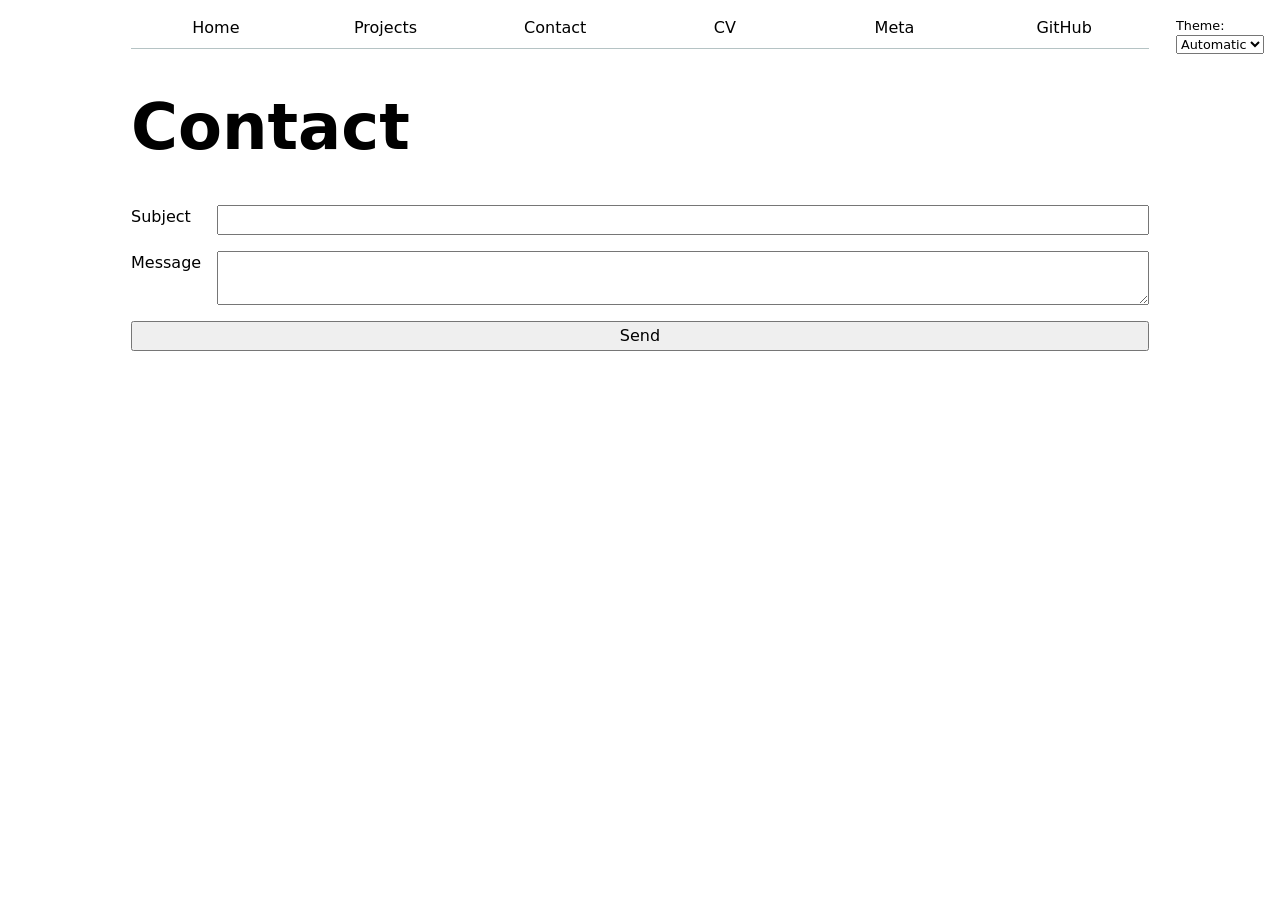
<file: contact/index.html>
<!DOCTYPE html>
<html lang="en">
<head>
    <script src="../global.js" type="module"></script>
    <meta charset="UTF-8">
    <meta name="viewport" content="width=device-width, initial-scale=1.0">
    <title>Contact — Irina Vardapetyan</title>
    <link rel="stylesheet" href="../style.css">
</head>
<body>
    <h1>Contact</h1>
    <form action="mailto:ivardapetyan@ucsd.edu">
        <label>Subject
            <input name="subject">
        </label>
    
        <label>Message
            <textarea name="body"></textarea>
        </label>
    
        <button>Send</button>
    </form>
</body>
</html>
</file>
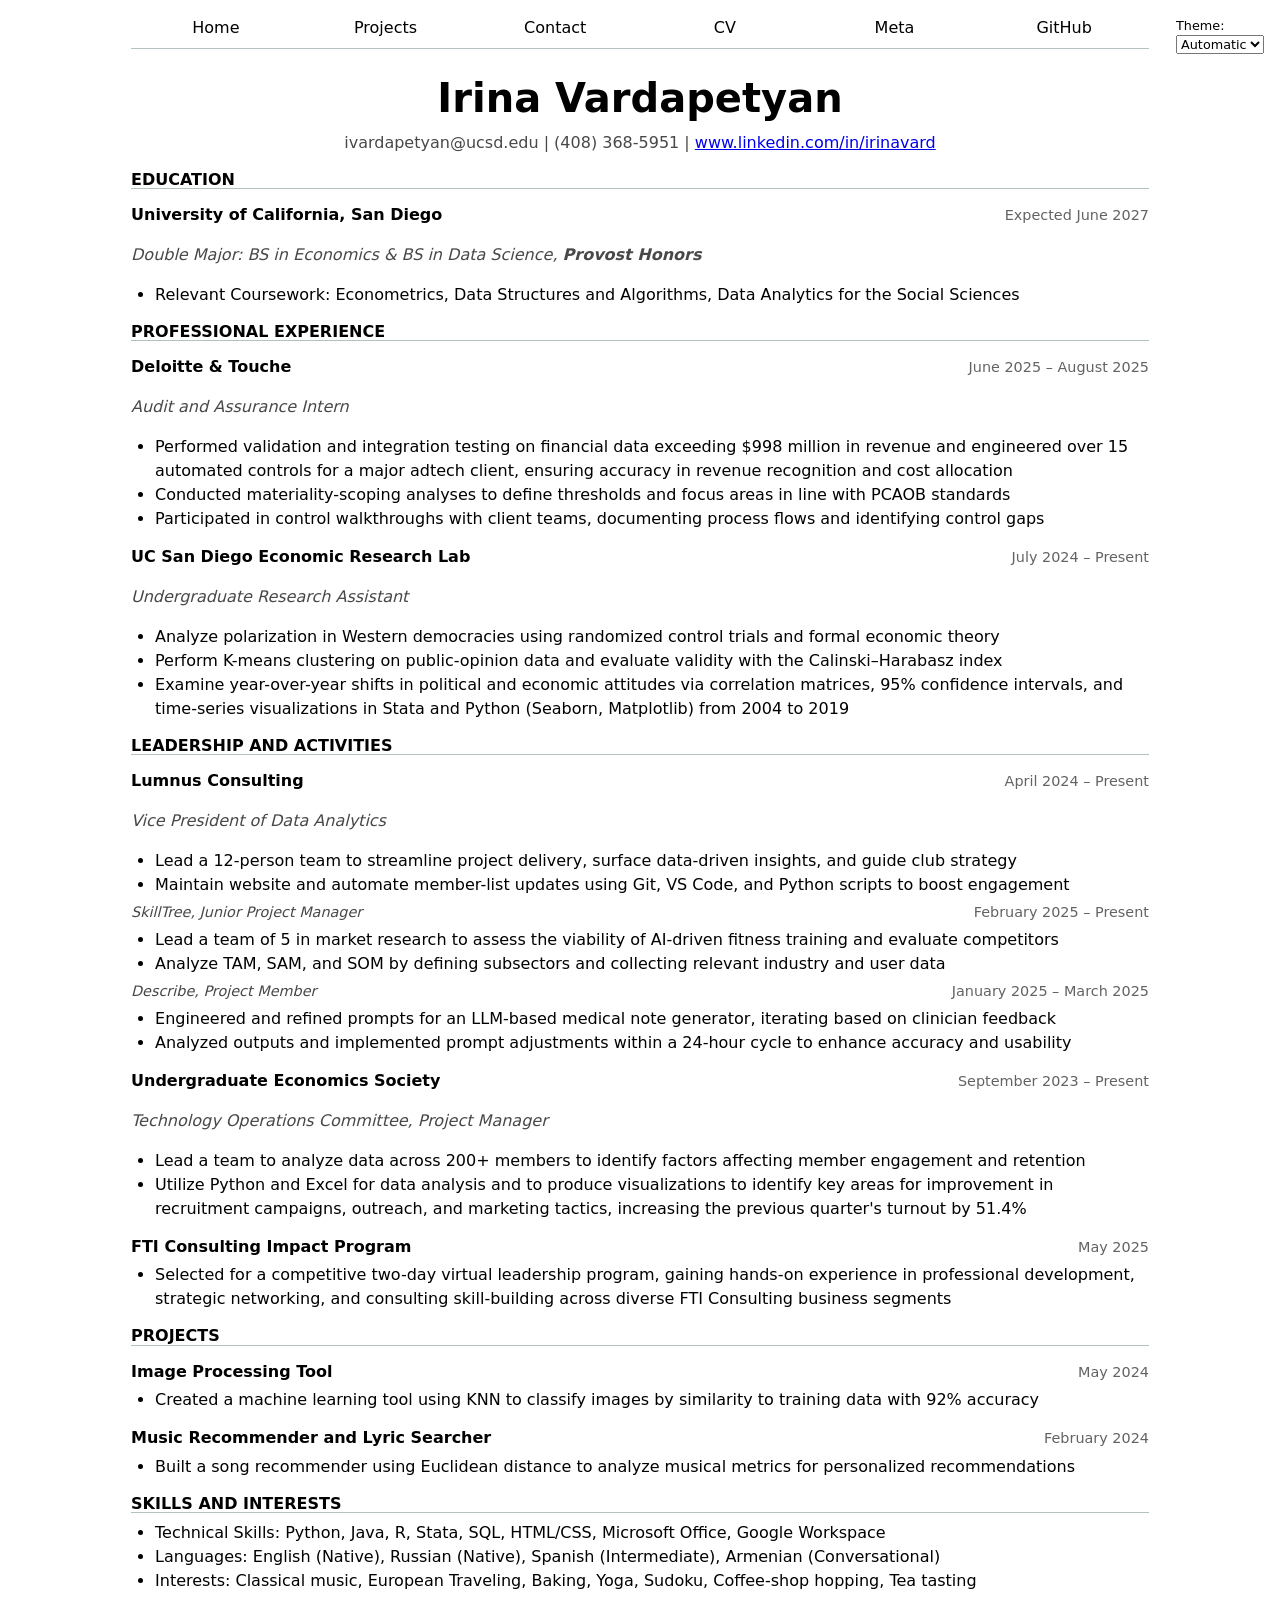
<file: cv/index.html>
<!DOCTYPE html>
<html lang="en">
<head>
    <script src="../global.js" type="module"></script>
    <meta charset="UTF-8">
    <meta name="viewport" content="width=device-width, initial-scale=1.0">
    <title>CV — Irina Vardapetyan</title>
    <link rel="stylesheet" href="../style.css">
</head>
<body>

    <div class="cv">
        <h1>Irina Vardapetyan</h1>
        <p class="cv-contact">
            ivardapetyan@ucsd.edu | (408) 368-5951 |
            <a href="https://www.linkedin.com/in/irinavard" target="_blank">www.linkedin.com/in/irinavard</a>
        </p>
        <section>
            <h2>Education</h2>
            <article>
                <header>
                    <h3>University of California, San Diego</h3>
                    <p>Expected <time datetime="2027-06">June 2027</time></p>
                </header>
                <p><em>Double Major: BS in Economics &amp; BS in Data Science, <strong>Provost Honors</strong></em></p>
                <ul>
                    <li>Relevant Coursework: Econometrics, Data Structures and Algorithms, Data Analytics for the Social Sciences</li>
                </ul>
            </article>
        </section>
        <section>
            <h2>Professional Experience</h2>
            <article>
                <header>
                    <h3>Deloitte &amp; Touche</h3>
                    <p><time datetime="2025-06">June 2025</time> – <time datetime="2025-08">August 2025</time></p>
                </header>
                <p><em>Audit and Assurance Intern</em></p>
                <ul>
                    <li>Performed validation and integration testing on financial data exceeding $998 million in revenue and engineered over 15 automated controls for a major adtech client, ensuring accuracy in revenue recognition and cost allocation</li>
                    <li>Conducted materiality-scoping analyses to define thresholds and focus areas in line with PCAOB standards</li>
                    <li>Participated in control walkthroughs with client teams, documenting process flows and identifying control gaps</li>
                </ul>
            </article>
            <article>
                <header>
                    <h3>UC San Diego Economic Research Lab</h3>
                    <p><time datetime="2024-07">July 2024</time> – Present</p>
                </header>
                <p><em>Undergraduate Research Assistant</em></p>
                <ul>
                    <li>Analyze polarization in Western democracies using randomized control trials and formal economic theory</li>
                    <li>Perform K-means clustering on public-opinion data and evaluate validity with the Calinski–Harabasz index</li>
                    <li>Examine year-over-year shifts in political and economic attitudes via correlation matrices, 95% confidence intervals, and time-series visualizations in Stata and Python (Seaborn, Matplotlib) from 2004 to 2019</li>
                </ul>
            </article>
        </section>
        <section>
            <h2>Leadership and Activities</h2>
            <article>
                <header>
                    <h3>Lumnus Consulting</h3>
                    <p><time datetime="2024-04">April 2024</time> – Present</p>
                </header>
                <p><em>Vice President of Data Analytics</em></p>
                <ul>
                    <li>Lead a 12-person team to streamline project delivery, surface data-driven insights, and guide club strategy</li>
                    <li>Maintain website and automate member-list updates using Git, VS Code, and Python scripts to boost engagement</li>
                </ul>
                <header>
                    <p><em>SkillTree, Junior Project Manager</em></p>
                    <p><time datetime="2025-02">February 2025</time> – Present</p>
                </header>
                <ul>
                    <li>Lead a team of 5 in market research to assess the viability of AI-driven fitness training and evaluate competitors</li>
                    <li>Analyze TAM, SAM, and SOM by defining subsectors and collecting relevant industry and user data</li>
                </ul>
                <header>
                    <p><em>Describe, Project Member</em></p>
                    <p><time datetime="2025-01">January 2025</time> – <time datetime="2025-03">March 2025</time></p>
                </header>
                <ul>
                    <li>Engineered and refined prompts for an LLM-based medical note generator, iterating based on clinician feedback</li>
                    <li>Analyzed outputs and implemented prompt adjustments within a 24-hour cycle to enhance accuracy and usability</li>
                </ul>
            </article>
            <article>
                <header>
                    <h3>Undergraduate Economics Society</h3>
                    <p><time datetime="2023-09">September 2023</time> – Present</p>
                </header>
                <p><em>Technology Operations Committee, Project Manager</em></p>
                <ul>
                    <li>Lead a team to analyze data across 200+ members to identify factors affecting member engagement and retention</li>
                    <li>Utilize Python and Excel for data analysis and to produce visualizations to identify key areas for improvement in recruitment campaigns, outreach, and marketing tactics, increasing the previous quarter's turnout by 51.4%</li>
                </ul>
            </article>
            <article>
                <header>
                    <h3>FTI Consulting Impact Program</h3>
                    <p><time datetime="2025-05">May 2025</time></p>
                </header>
                <ul>
                    <li>Selected for a competitive two-day virtual leadership program, gaining hands-on experience in professional development, strategic networking, and consulting skill-building across diverse FTI Consulting business segments</li>
                </ul>
            </article>
        </section>
        <section>
            <h2>Projects</h2>
            <article>
                <header>
                    <h3>Image Processing Tool</h3>
                    <p><time datetime="2024-05">May 2024</time></p>
                </header>
                <ul>
                    <li>Created a machine learning tool using KNN to classify images by similarity to training data with 92% accuracy</li>
                </ul>
            </article>
            <article>
                <header>
                    <h3>Music Recommender and Lyric Searcher</h3>
                    <p><time datetime="2024-02">February 2024</time></p>
                </header>
                <ul>
                    <li>Built a song recommender using Euclidean distance to analyze musical metrics for personalized recommendations</li>
                </ul>
            </article>
        </section>
        <section>
            <h2>Skills and Interests</h2>
            <ul>
                <li>Technical Skills: Python, Java, R, Stata, SQL, HTML/CSS, Microsoft Office, Google Workspace</li>
                <li>Languages: English (Native), Russian (Native), Spanish (Intermediate), Armenian (Conversational)</li>
                <li>Interests: Classical music, European Traveling, Baking, Yoga, Sudoku, Coffee-shop hopping, Tea tasting</li>
            </ul>
        </section>
    </div>
</body>
</html>
</file>
<file: style.css>
:root {
    --color-accent: oklch(65% 50% 0);
}

html {
    accent-color: var(--color-accent);
}

body {
    font: 100%/1.5 system-ui;
    max-width: 100ch;
    margin-inline: auto;
    padding-inline: 1em;
}

img {
    width: 300px;
}


nav {
    display: flex;
    margin-bottom: 1em;
    --border-color: oklch(50% 10% 200 / 40%);
    border-bottom: 1px solid var(--border-color);
}

nav a {
    flex: 1;
    text-decoration: none;
    color: inherit;
    text-align: center;
    padding: 0.5em;
}

nav a.current {
    border-bottom: 0.4em solid var(--border-color);
    padding-bottom: 0.1em;
}

nav a:hover {
    border-bottom: 0.4em solid var(--color-accent);
    padding-bottom: 0.1em;
    background-color: color-mix(in oklch, var(--color-accent), canvas 85%);
}

input, textarea, button, select {
    font: inherit;
}

form {
    display: grid;
    grid-template-columns: auto 1fr;
    gap: 1em;
}

label {
    display: grid;
    grid-template-columns: subgrid;
    grid-column: 1 / -1;
}

button {
    grid-column: 1 / -1;
}

.projects {
    display: grid;
    grid-template-columns: repeat(auto-fill, minmax(15em, 1fr));
    gap: 1em;
    align-items: start;
}

.projects article {
    display: grid;
    gap: 1em;
    align-content: start;
}

.projects article h2 {
    margin: 0;
}

h1, h2, h3, h4, h5, h6 {
    line-height: 1.1;
    text-wrap: balance;
}

h1 {
    font-size: 400%;
}

img {
    width: 100%;
    max-width: 300px;
}

/* CV layout */
.cv section {
    margin-block: 1em;
}

.cv h2 {
    border-bottom: 1px solid oklch(80% 3% 200);
    text-transform: uppercase;
    font-size: 1rem;
    margin-bottom: 0.5em;
}

.cv article {
    margin-block: 1em;
}

.cv article header {
    display: flex;
    justify-content: space-between;
    align-items: baseline;
}

.cv article header h3 {
    font-size: 1rem;
    margin: 0;
}

.cv article header p,
.cv article header time {
    font-size: 0.9rem;
    color: oklch(50% 0% 0);
    margin: 0;
}

.cv article p em {
    font-style: italic;
    color: oklch(40% 0% 0);
}

.cv ul {
    margin-block: 0.3em;
    padding-inline-start: 1.5em;
}

.cv > h1 {
    text-align: center;
    font-size: 250%;
}

.cv-contact {
    text-align: center;
    margin-top: -1em;
    color: oklch(40% 0% 0);
}

html {
    accent-color: var(--color-accent);
    color-scheme: light dark;
}

.color-scheme {
    position: absolute;
    top: 1rem;
    right: 1rem;
    font-size: 80%;
}

.project-year {
    color: oklch(50% 0% 0);
    font-family: Baskerville, serif;
    font-variant-numeric: oldstyle-nums;
    margin: 0;
  }

  #projects-pie-plot {
    max-width: 20em;
    margin-block: 2em;
    overflow: visible;
  }

  .container {
    display: flex;
    align-items: center;
    gap: 2em;
  }
  
  .legend {
    display: grid;
    grid-template-columns: repeat(auto-fill, minmax(9em, 1fr));
    gap: 1em;
    padding: 1em;
    margin: 1em 0;
    border: 1px solid oklch(80% 3% 200);
    flex: 1;
    list-style: none;
  }
  
  .legend-item {
    display: flex;
    align-items: center;
    gap: 0.5em;
  }
  
  .swatch {
    display: inline-block;
    width: 1em;
    height: 1em;
    background-color: var(--color);
    border-radius: 50%;
    flex-shrink: 0;
  }

  .searchBar {
    width: 100%;
    padding: 0.5em;
    margin-block: 1em;
    font: inherit;
    box-sizing: border-box;
  }

  #projects-pie-plot {
    max-width: 20em;
    margin-block: 2em;
    overflow: visible;
  
    path {
      transition: 300ms;
      cursor: pointer;
    }
  
    &:has(path:hover) {
      path:not(:hover) {
        opacity: 0.5;
      }
    }
  }
  
  .selected {
    --color: oklch(60% 45% 0) !important;
  
    &:is(path) {
      fill: var(--color);
    }
  }

  .stats {
    display: grid;
    grid-template-columns: auto 1fr;
    gap: 0.5em 1em;
  }
  
  .stats dt {
    font-weight: bold;
    color: oklch(40% 0% 0);
  }
  
  .stats dd {
    margin: 0;
    font-family: Baskerville, serif;
    font-variant-numeric: oldstyle-nums;
  }

  .gridlines line {
    stroke: oklch(80% 3% 200);
    stroke-opacity: 0.5;
  }
  
  .gridlines path {
    display: none;
  }
  
  #chart svg {
    width: 100%;
    height: auto;
  }

  circle {
    transition: 200ms;
    transform-origin: center;
    transform-box: fill-box;
  }
  
  circle:hover {
    transform: scale(1.5);
  }
  
  dl.info {
    display: grid;
    grid-template-columns: auto 1fr;
    gap: 0.5em 1em;
    margin: 0;
    transition-duration: 500ms;
    transition-property: opacity, visibility;
  }
  
  dl.info dt {
    color: oklch(50% 0% 0);
    font-weight: bold;
  }
  
  dl.info dd {
    margin: 0;
  }
  
  dl.info[hidden]:not(:hover, :focus-within) {
    opacity: 0;
    visibility: hidden;
  }
  
  .tooltip {
    position: fixed;
    top: 1em;
    left: 1em;
    background-color: rgba(255, 255, 255, 0.95);
    box-shadow: 0 4px 12px rgba(0, 0, 0, 0.15);
    border-radius: 8px;
    padding: 1em;
    backdrop-filter: blur(4px);
    z-index: 100;
  }

  @keyframes marching-ants {
    to {
      stroke-dashoffset: -8;
    }
  }
  
  .selection {
    fill-opacity: 0.1;
    stroke: black;
    stroke-opacity: 0.7;
    stroke-dasharray: 5 3;
    animation: marching-ants 2s linear infinite;
  }
  
  circle.selected {
    fill: #ff6b6b;
  }

  circle {
    transition: all 200ms, r calc(var(--r) * 100ms);
  
    @starting-style {
      r: 0;
    }
  }

  #commit-progress {
    width: 100%;
  }

  #files {
    display: grid;
    grid-template-columns: 1fr 4fr;
    margin-block: 1em;
  }
  
  #files > div {
    grid-column: 1 / -1;
    display: grid;
    grid-template-columns: subgrid;
  }
  
  #files dt {
    grid-column: 1;
  }
  
  #files dd {
    grid-column: 2;
    display: flex;
    flex-wrap: wrap;
    align-items: start;
    align-content: start;
    gap: 0.15em;
    padding-top: 0.6em;
    margin-left: 0;
  }
  
  .loc {
    display: flex;
    width: 0.5em;
    aspect-ratio: 1;
    background: var(--color, steelblue);
    border-radius: 50%;
  }

  #scrolly-1 {
    position: relative;
    display: flex;
    gap: 1rem;
  }
  
  #scrolly-1 > * {
    flex: 1;
  }
  
  #scatter-story {
    position: relative;
  }
  
  #scatter-plot {
    position: sticky;
    top: 0;
    left: 0;
    bottom: auto;
    height: 50vh;
  }
  
  .step {
    padding-bottom: 50vh;
  }

  #scrolly-2 {
  position: relative;
  display: flex;
  gap: 1rem;
  margin-top: 2rem;
}

#scrolly-2 > * {
  flex: 1;
}

#files-story {
  position: relative;
}

#files-plot {
  position: sticky;
  top: 0;
  left: 0;
  bottom: auto;
  height: 50vh;
  overflow-y: auto;
}
</file>
